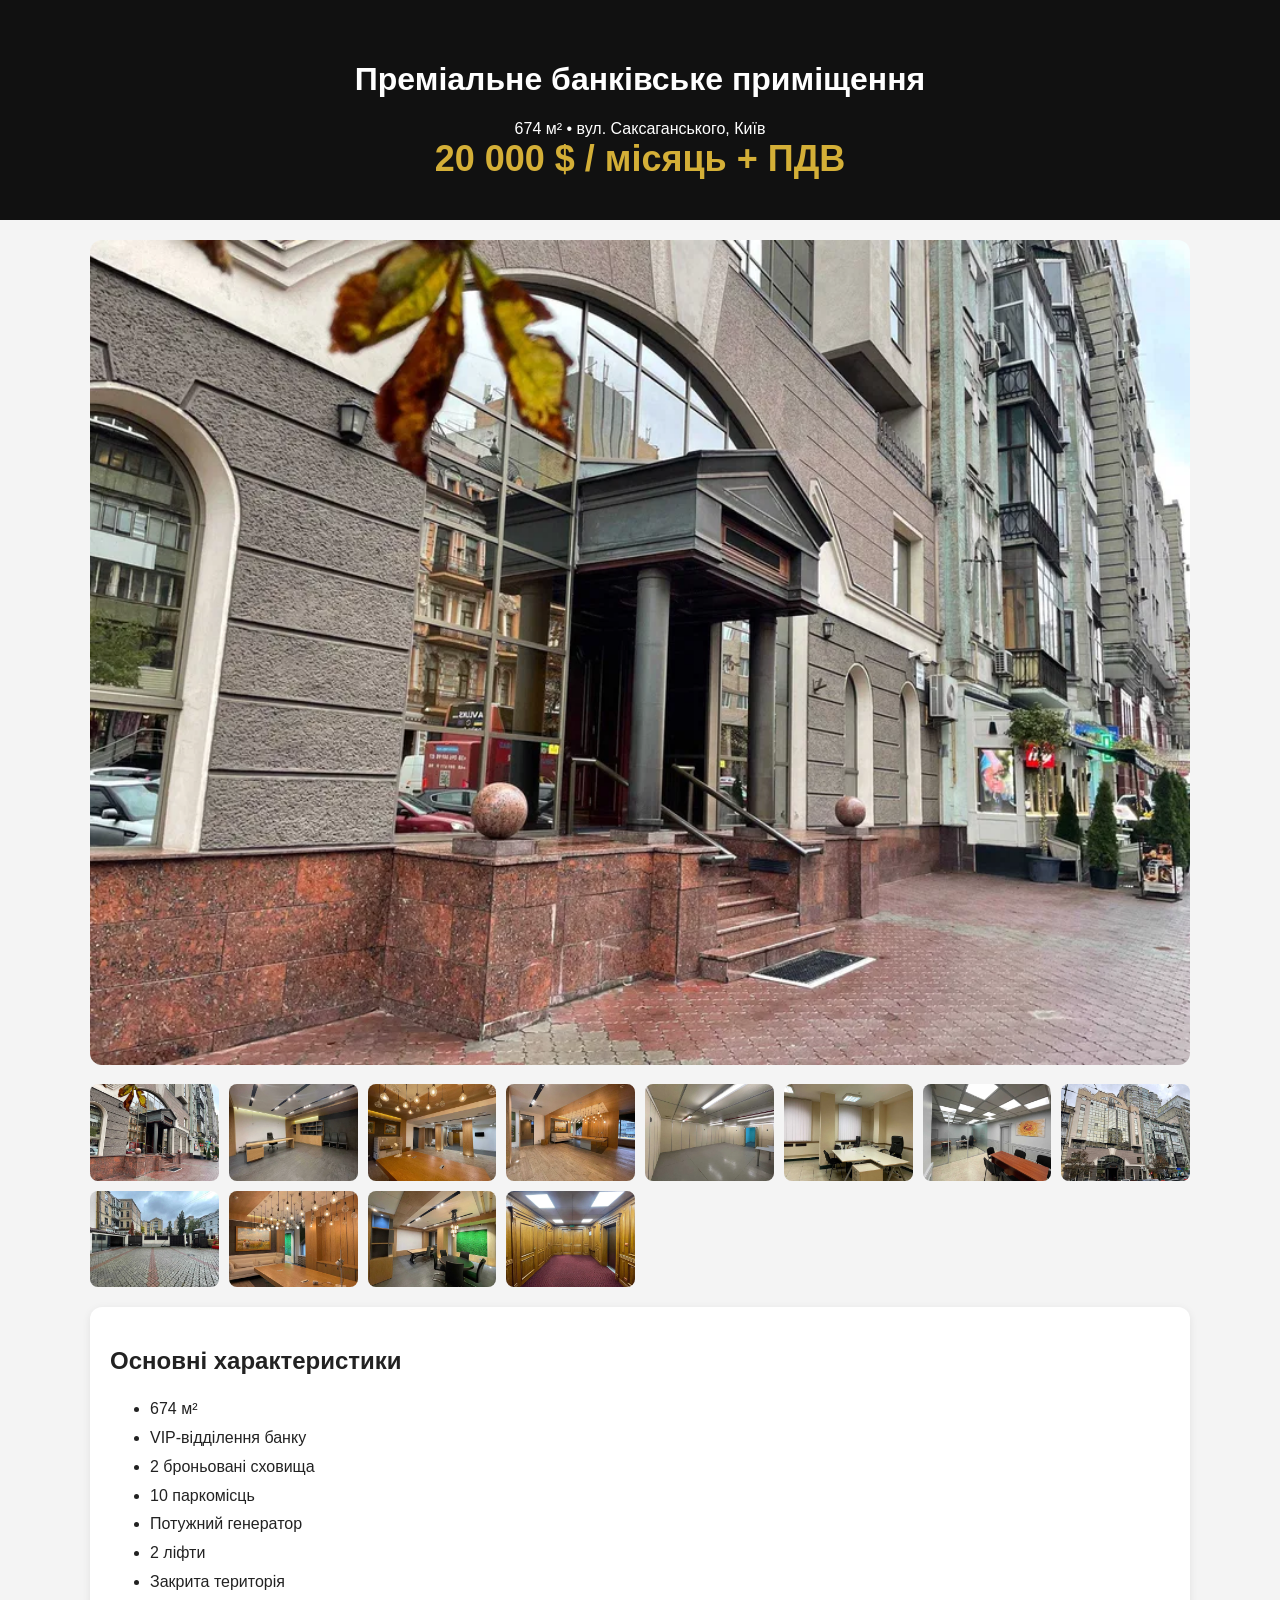
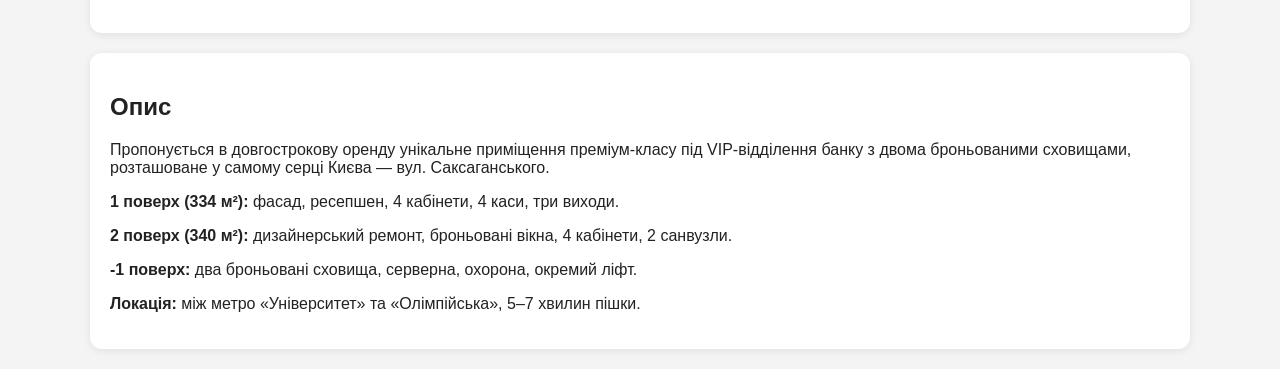
<file: index.html>
<!doctype html><html lang='uk'><head><meta charset='utf-8'><meta name='viewport' content='width=device-width,initial-scale=1'><title>VIP Bank Property</title>
<style>
body{margin:0;font-family:Arial;background:#f4f4f4;color:#222}header{background:#111;color:#fff;padding:40px 20px;text-align:center}
.price{font-size:36px;color:#d4af37;font-weight:bold}.wrap{max-width:1100px;margin:auto;padding:20px}
#hero{width:100%;border-radius:12px}.thumbs{display:grid;grid-template-columns:repeat(auto-fill,minmax(120px,1fr));gap:10px;margin-top:15px}
.thumbs img{width:100%;border-radius:8px;cursor:pointer}
.card{background:#fff;border-radius:12px;padding:20px;margin-top:20px;box-shadow:0 2px 8px rgba(0,0,0,.08)}
ul{line-height:1.8}
</style></head><body>
<header><h1>Преміальне банківське приміщення</h1><div>674 м² • вул. Саксаганського, Київ</div><div class='price'>20 000 $ / місяць + ПДВ</div></header>
<div class='wrap'>
<img id='hero' src='images/image (10).webp'>
<div class='thumbs'><img src="images/image (10).webp" onclick="document.getElementById('hero').src=this.src">
<img src="images/image (11).webp" onclick="document.getElementById('hero').src=this.src">
<img src="images/image (12).webp" onclick="document.getElementById('hero').src=this.src">
<img src="images/image (13).webp" onclick="document.getElementById('hero').src=this.src">
<img src="images/image (14).webp" onclick="document.getElementById('hero').src=this.src">
<img src="images/image (15).webp" onclick="document.getElementById('hero').src=this.src">
<img src="images/image (16).webp" onclick="document.getElementById('hero').src=this.src">
<img src="images/image (5).webp" onclick="document.getElementById('hero').src=this.src">
<img src="images/image (6).webp" onclick="document.getElementById('hero').src=this.src">
<img src="images/image (7).webp" onclick="document.getElementById('hero').src=this.src">
<img src="images/image (8).webp" onclick="document.getElementById('hero').src=this.src">
<img src="images/image (9).webp" onclick="document.getElementById('hero').src=this.src"></div>
<div class='card'><h2>Основні характеристики</h2>
<ul><li>674 м²</li><li>VIP-відділення банку</li><li>2 броньовані сховища</li><li>10 паркомісць</li><li>Потужний генератор</li><li>2 ліфти</li><li>Закрита територія</li></ul></div>
<div class='card'><h2>Опис</h2><p>Пропонується в довгострокову оренду унікальне приміщення преміум-класу під VIP-відділення банку з двома броньованими сховищами, розташоване у самому серці Києва — вул. Саксаганського.</p>
<p><b>1 поверх (334 м²):</b> фасад, ресепшен, 4 кабінети, 4 каси, три виходи.</p>
<p><b>2 поверх (340 м²):</b> дизайнерський ремонт, броньовані вікна, 4 кабінети, 2 санвузли.</p>
<p><b>-1 поверх:</b> два броньовані сховища, серверна, охорона, окремий ліфт.</p>
<p><b>Локація:</b> між метро «Університет» та «Олімпійська», 5–7 хвилин пішки.</p></div>
</div></body></html>
</file>
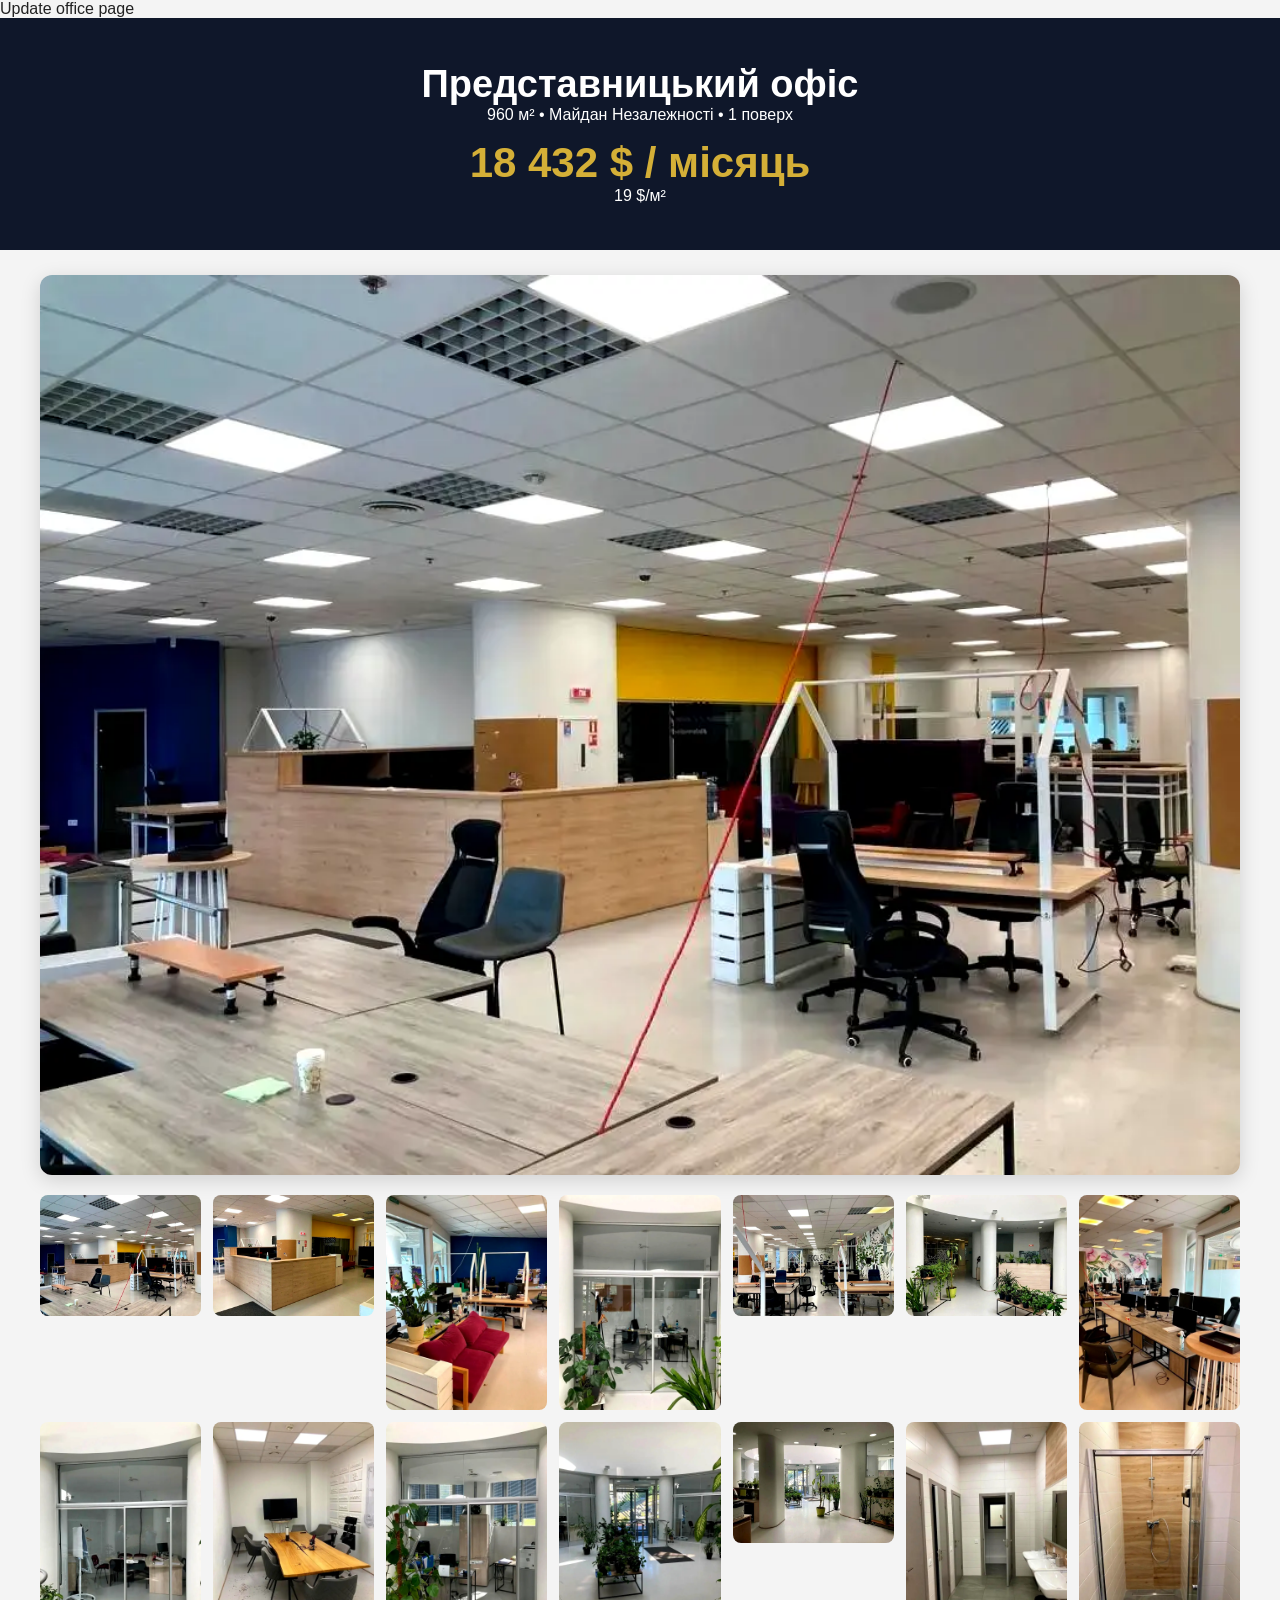
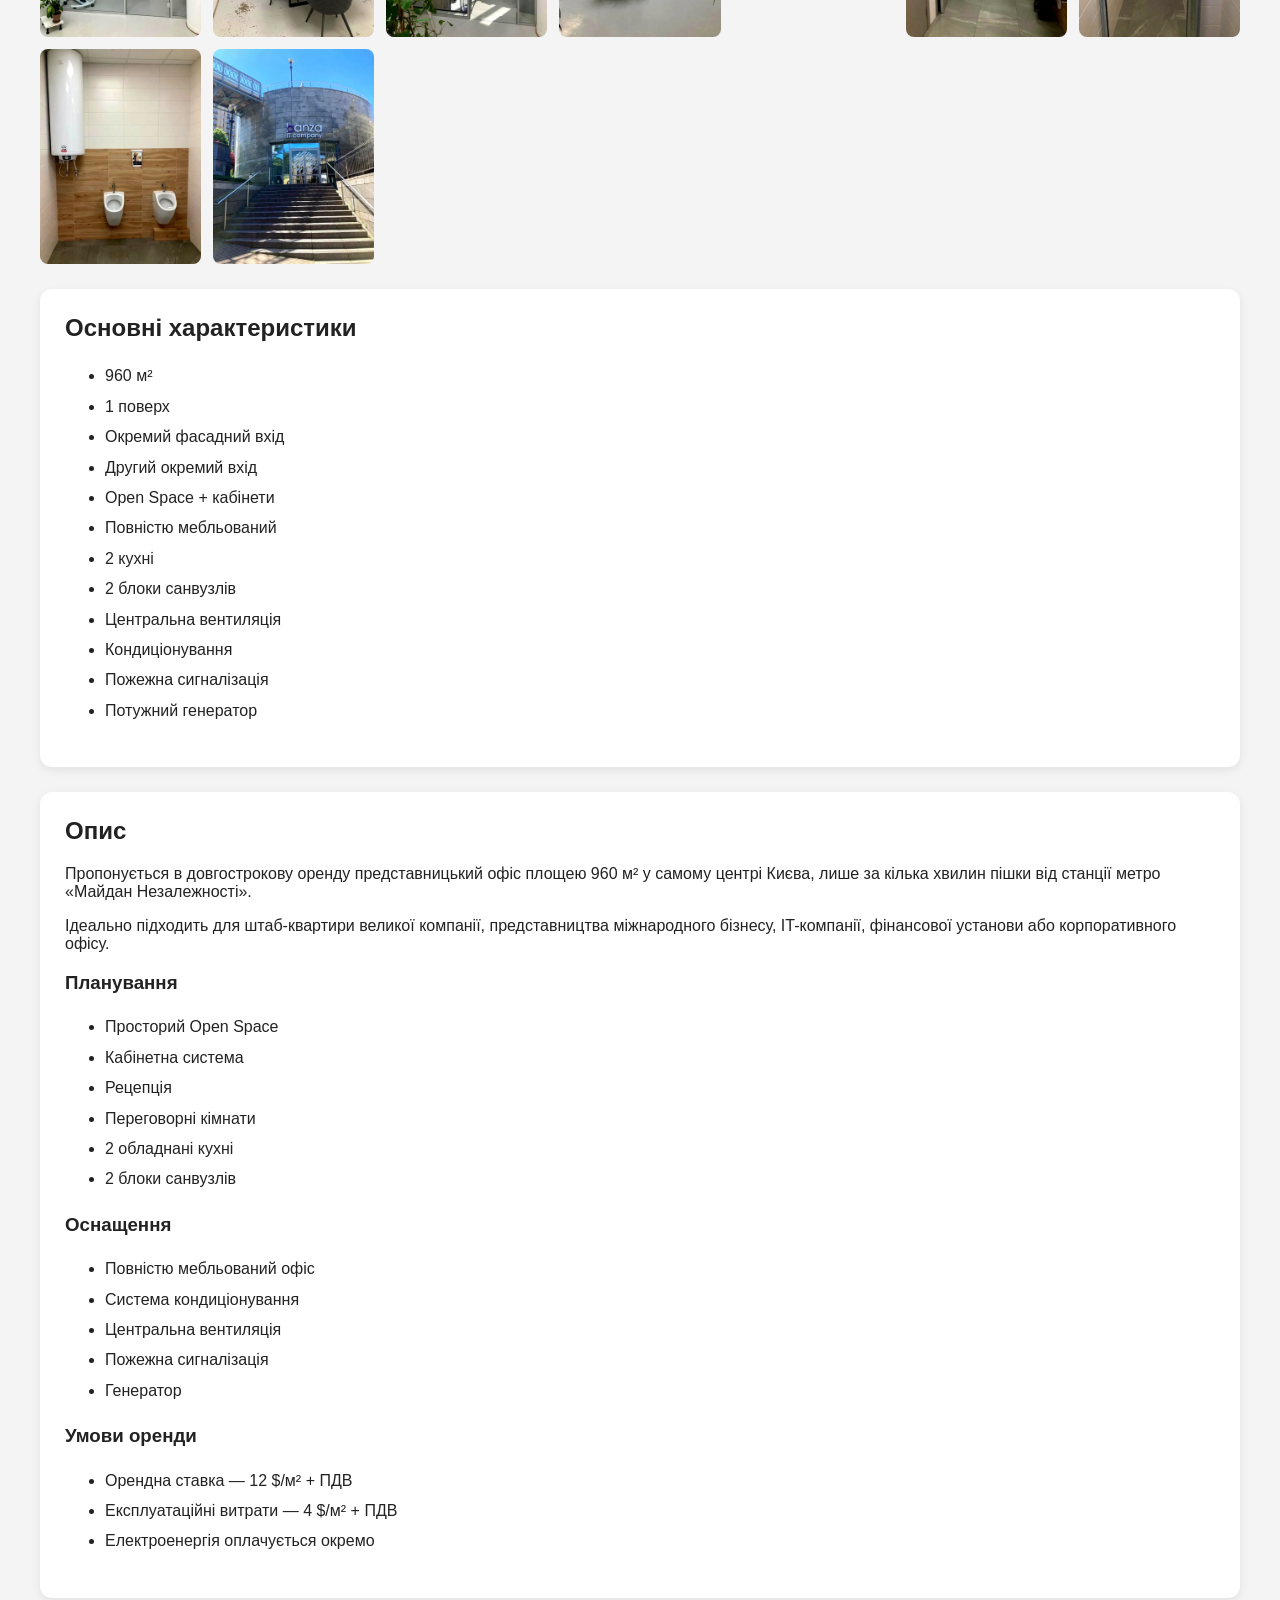
<file: office/index.html>
Update office page
<!doctype html>
<html lang="uk">
<head>
<meta charset="utf-8">
<meta name="viewport" content="width=device-width,initial-scale=1">
<title>Представницький офіс — Майдан Незалежності</title>

<style>
body{margin:0;font-family:Arial,sans-serif;background:#f4f4f4;color:#222}
header{background:#0f172a;color:#fff;padding:45px 20px;text-align:center}
header h1{margin:0;font-size:38px}
.price{font-size:42px;color:#d4af37;font-weight:bold;margin-top:15px}
.wrap{max-width:1200px;margin:auto;padding:25px}
#hero{width:100%;border-radius:12px;box-shadow:0 5px 20px rgba(0,0,0,.15)}
.thumbs{display:grid;grid-template-columns:repeat(auto-fill,minmax(140px,1fr));gap:12px;margin-top:20px}
.thumbs img{width:100%;border-radius:8px;cursor:pointer;transition:.2s}
.thumbs img:hover{transform:scale(1.03)}
.card{background:#fff;border-radius:12px;padding:25px;margin-top:25px;box-shadow:0 3px 10px rgba(0,0,0,.08)}
h2{margin-top:0}
ul{line-height:1.9}
</style>

</head>
<body>

<header>
<h1>Представницький офіс</h1>
<div>960 м² • Майдан Незалежності • 1 поверх</div>
<div class="price">18 432 $ / місяць</div>
<div>19 $/м²</div>
</header>

<div class="wrap">

<img id="hero" src="images/1869688237067955.jpg.webp">

<div class="thumbs">

<img src="images/1869688237067955.jpg.webp" onclick="document.getElementById('hero').src=this.src">
<img src="images/1869688237068460.jpg.webp" onclick="document.getElementById('hero').src=this.src">
<img src="images/1869688237079484.jpg.webp" onclick="document.getElementById('hero').src=this.src">
<img src="images/1869688237080406.jpg.webp" onclick="document.getElementById('hero').src=this.src">
<img src="images/1869688237080628.jpg.webp" onclick="document.getElementById('hero').src=this.src">
<img src="images/1869688237395639.jpg.webp" onclick="document.getElementById('hero').src=this.src">
<img src="images/1869688237410869.jpg.webp" onclick="document.getElementById('hero').src=this.src">
<img src="images/1869688237411203.jpg.webp" onclick="document.getElementById('hero').src=this.src">
<img src="images/1869688237419255.jpg.webp" onclick="document.getElementById('hero').src=this.src">
<img src="images/1869688237422947.jpg.webp" onclick="document.getElementById('hero').src=this.src">
<img src="images/1869688237786648.jpg.webp" onclick="document.getElementById('hero').src=this.src">
<img src="images/1869688237813362.jpg.webp" onclick="document.getElementById('hero').src=this.src">
<img src="images/1869688238125276.jpg.webp" onclick="document.getElementById('hero').src=this.src">
<img src="images/1869688238323499.jpg.webp" onclick="document.getElementById('hero').src=this.src">
<img src="images/1869688238439679.jpg.webp" onclick="document.getElementById('hero').src=this.src">
<img src="images/1869688238571572.jpg.webp" onclick="document.getElementById('hero').src=this.src">

</div>

<div class="card">
<h2>Основні характеристики</h2>

<ul>
<li>960 м²</li>
<li>1 поверх</li>
<li>Окремий фасадний вхід</li>
<li>Другий окремий вхід</li>
<li>Open Space + кабінети</li>
<li>Повністю мебльований</li>
<li>2 кухні</li>
<li>2 блоки санвузлів</li>
<li>Центральна вентиляція</li>
<li>Кондиціонування</li>
<li>Пожежна сигналізація</li>
<li>Потужний генератор</li>
</ul>

</div>

<div class="card">

<h2>Опис</h2>

<p>
Пропонується в довгострокову оренду представницький офіс площею
960 м² у самому центрі Києва, лише за кілька хвилин пішки від
станції метро «Майдан Незалежності».
</p>

<p>
Ідеально підходить для штаб-квартири великої компанії,
представництва міжнародного бізнесу, IT-компанії,
фінансової установи або корпоративного офісу.
</p>

<h3>Планування</h3>

<ul>
<li>Просторий Open Space</li>
<li>Кабінетна система</li>
<li>Рецепція</li>
<li>Переговорні кімнати</li>
<li>2 обладнані кухні</li>
<li>2 блоки санвузлів</li>
</ul>

<h3>Оснащення</h3>

<ul>
<li>Повністю мебльований офіс</li>
<li>Система кондиціонування</li>
<li>Центральна вентиляція</li>
<li>Пожежна сигналізація</li>
<li>Генератор</li>
</ul>

<h3>Умови оренди</h3>

<ul>
<li>Орендна ставка — 12 $/м² + ПДВ</li>
<li>Експлуатаційні витрати — 4 $/м² + ПДВ</li>
<li>Електроенергія оплачується окремо</li>
</ul>

</div>

</div>

<script>
const hero=document.getElementById("hero");
</script>

</body>
</html>
</file>
